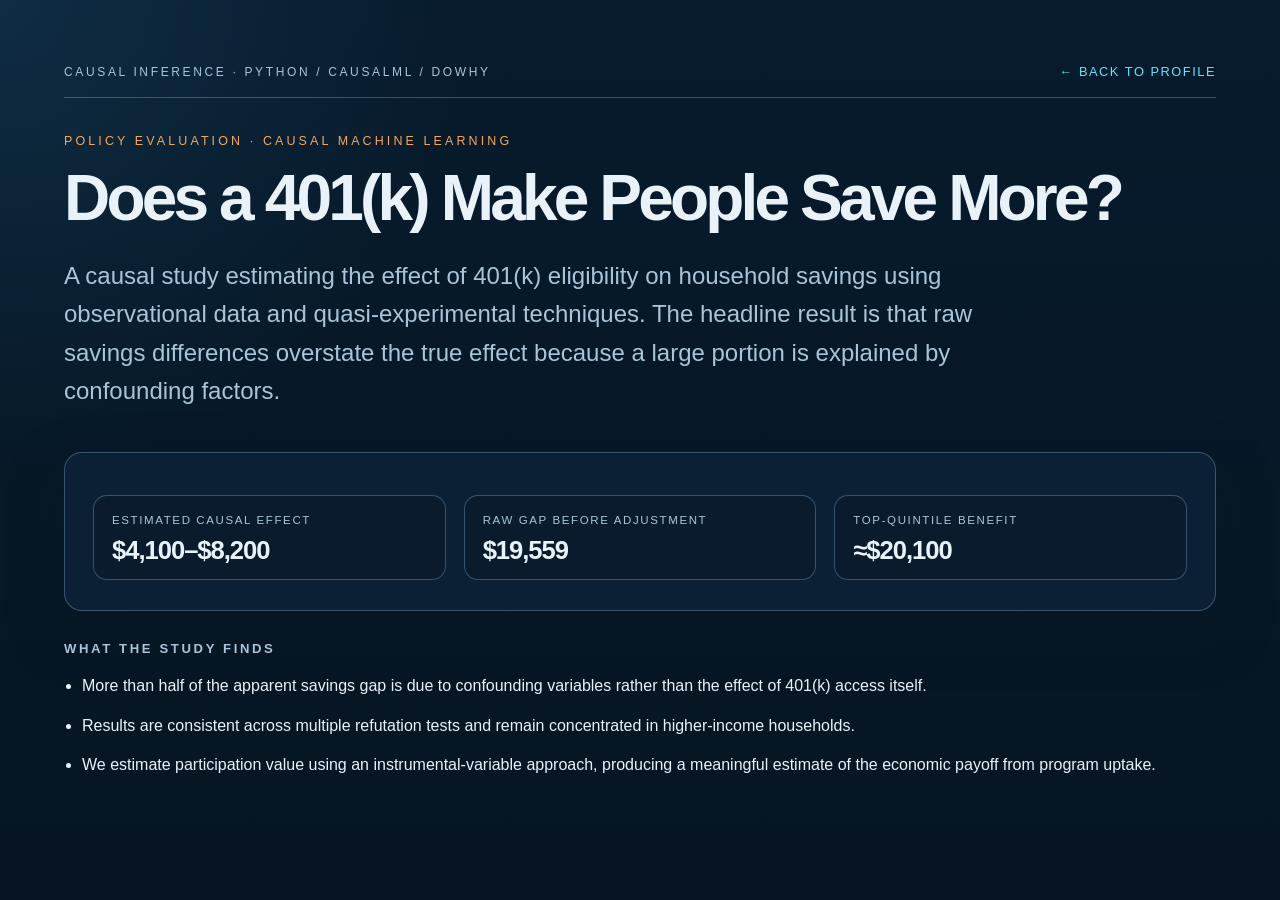
<file: 401k-causal-inference/index.html>
<!DOCTYPE html>
<html lang="en">
  <head>
    <meta charset="UTF-8" />
    <meta name="viewport" content="width=device-width, initial-scale=1.0" />
    <title>Does a 401(k) Make People Save More? | Causal Inference Case Study</title>
    <meta
      name="description"
      content="Causal inference case study evaluating the savings effect of 401(k) eligibility using CausalML and DoWhy."
    />
    <style>
      :root {
        --bg: #071b2d;
        --panel: #0d2239;
        --panel-strong: #102d43;
        --line: rgba(117, 168, 202, 0.4);
        --text: #e9f2f8;
        --muted: #a9c4d8;
        --accent: #5fe3ff;
        --accent-2: #f4a75d;
        --shadow: rgba(10, 24, 37, 0.6);
      }

      * { box-sizing: border-box; }

      html { scroll-behavior: smooth; }

      body {
        margin: 0;
        min-height: 100vh;
        font-family: Inter, "Segoe UI", sans-serif;
        background:
          radial-gradient(circle at top left, rgba(40, 95, 130, 0.25), transparent 30%),
          linear-gradient(180deg, var(--bg) 0%, #061521 100%);
        color: var(--text);
      }

      .page {
        max-width: 1200px;
        margin: 0 auto;
        padding: 64px 24px 96px;
      }

      .topbar {
        display: flex;
        justify-content: space-between;
        align-items: center;
        gap: 18px;
        border-bottom: 1px solid var(--line);
        padding-bottom: 18px;
        margin-bottom: 36px;
      }

      .brand {
        font-size: 0.75rem;
        letter-spacing: 0.22em;
        text-transform: uppercase;
        color: var(--muted);
      }

      .back-link {
        display: inline-flex;
        align-items: center;
        gap: 8px;
        color: var(--accent);
        text-decoration: none;
        font-size: 0.8rem;
        letter-spacing: 0.12em;
        text-transform: uppercase;
      }

      .eyebrow {
        margin: 0 0 20px;
        color: var(--accent-2);
        font-size: 0.78rem;
        letter-spacing: 0.25em;
        text-transform: uppercase;
      }

      h1 {
        margin: 0;
        font-size: clamp(2.2rem, 5vw, 5rem);
        line-height: 0.95;
        letter-spacing: -0.06em;
        max-width: 1100px;
      }

      .lede {
        max-width: 980px;
        margin-top: 28px;
        font-size: clamp(1.12rem, 2vw, 1.5rem);
        line-height: 1.6;
        color: var(--muted);
      }

      .panel {
        margin-top: 42px;
        background: rgba(13, 34, 57, 0.86);
        border: 1px solid var(--line);
        border-radius: 18px;
        box-shadow: 0 22px 50px var(--shadow);
        padding: 30px 28px;
      }

      .stats {
        display: grid;
        grid-template-columns: repeat(auto-fit, minmax(220px, 1fr));
        gap: 18px;
        margin-top: 12px;
      }

      .stat {
        padding: 18px 18px 14px;
        border: 1px solid var(--line);
        border-radius: 14px;
        background: rgba(9, 24, 37, 0.45);
      }

      .stat-label {
        display: block;
        color: var(--muted);
        text-transform: uppercase;
        letter-spacing: 0.14em;
        font-size: 0.72rem;
        margin-bottom: 10px;
      }

      .stat-value {
        font-size: clamp(1.5rem, 2vw, 2.1rem);
        font-weight: 700;
        letter-spacing: -0.04em;
      }

      .section {
        margin-top: 30px;
      }

      .section h2 {
        font-size: 0.82rem;
        letter-spacing: 0.2em;
        text-transform: uppercase;
        color: var(--muted);
        margin-bottom: 16px;
      }

      ul {
        margin: 0;
        padding-left: 18px;
        line-height: 1.7;
        color: var(--text);
      }

      li + li { margin-top: 12px; }

      @media (max-width: 640px) {
        .page { padding-top: 36px; }
        .topbar { align-items: flex-start; flex-direction: column; }
        .brand, .back-link { letter-spacing: 0.12em; }
      }
    </style>
  </head>
  <body>
    <main class="page">
      <div class="topbar">
        <div class="brand">Causal inference · Python / CausalML / DoWhy</div>
        <a class="back-link" href="../">← Back to profile</a>
      </div>

      <p class="eyebrow">Policy evaluation · causal machine learning</p>
      <h1>Does a 401(k) Make People Save More?</h1>

      <p class="lede">
        A causal study estimating the effect of 401(k) eligibility on household savings using
        observational data and quasi-experimental techniques. The headline result is that raw savings
        differences overstate the true effect because a large portion is explained by confounding factors.
      </p>

      <section class="panel">
        <div class="stats">
          <div class="stat">
            <span class="stat-label">Estimated causal effect</span>
            <span class="stat-value">$4,100–$8,200</span>
          </div>
          <div class="stat">
            <span class="stat-label">Raw gap before adjustment</span>
            <span class="stat-value">$19,559</span>
          </div>
          <div class="stat">
            <span class="stat-label">Top-quintile benefit</span>
            <span class="stat-value">≈$20,100</span>
          </div>
        </div>
      </section>

      <section class="section">
        <h2>What the study finds</h2>
        <ul>
          <li>
            More than half of the apparent savings gap is due to confounding variables rather than the
            effect of 401(k) access itself.
          </li>
          <li>
            Results are consistent across multiple refutation tests and remain concentrated in higher-income
            households.
          </li>
          <li>
            We estimate participation value using an instrumental-variable approach, producing a meaningful
            estimate of the economic payoff from program uptake.
          </li>
        </ul>
      </section>
    </main>
  </body>
</html>
</file>
